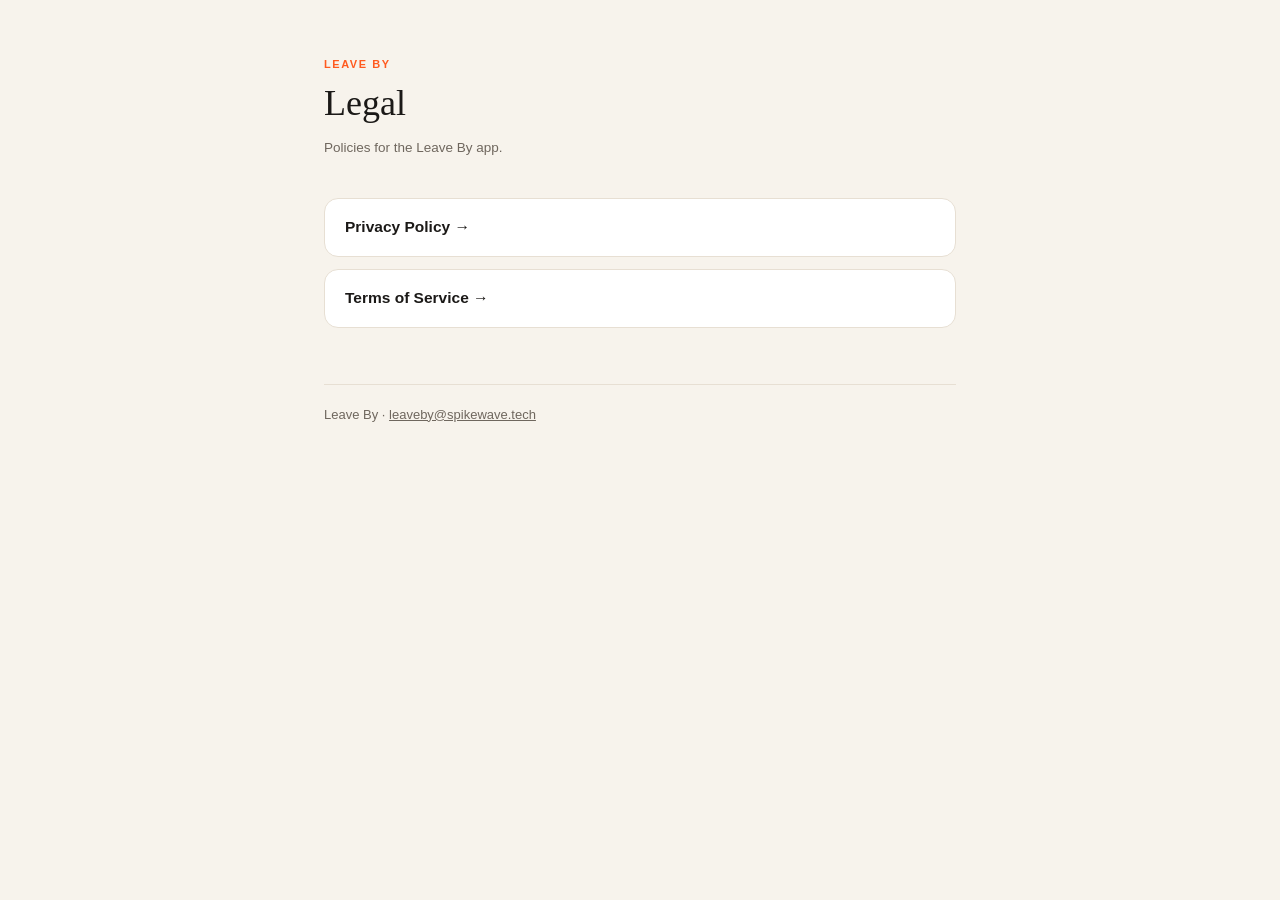
<file: index.html>
<!doctype html>
<html lang="en">
<head>
<meta charset="utf-8">
<meta name="viewport" content="width=device-width, initial-scale=1">
<title>Leave By — Legal</title>
<link rel="stylesheet" href="style.css">
</head>
<body>
<div class="wrap">
  <div class="eyebrow">Leave By</div>
  <h1>Legal</h1>
  <p class="updated">Policies for the Leave By app.</p>

  <div class="index-links">
    <a href="privacy-policy.html">Privacy Policy →</a>
    <a href="terms.html">Terms of Service →</a>
  </div>

  <footer>
    Leave By &middot; <a href="mailto:leaveby@spikewave.tech">leaveby@spikewave.tech</a>
  </footer>
</div>
</body>
</html>
</file>
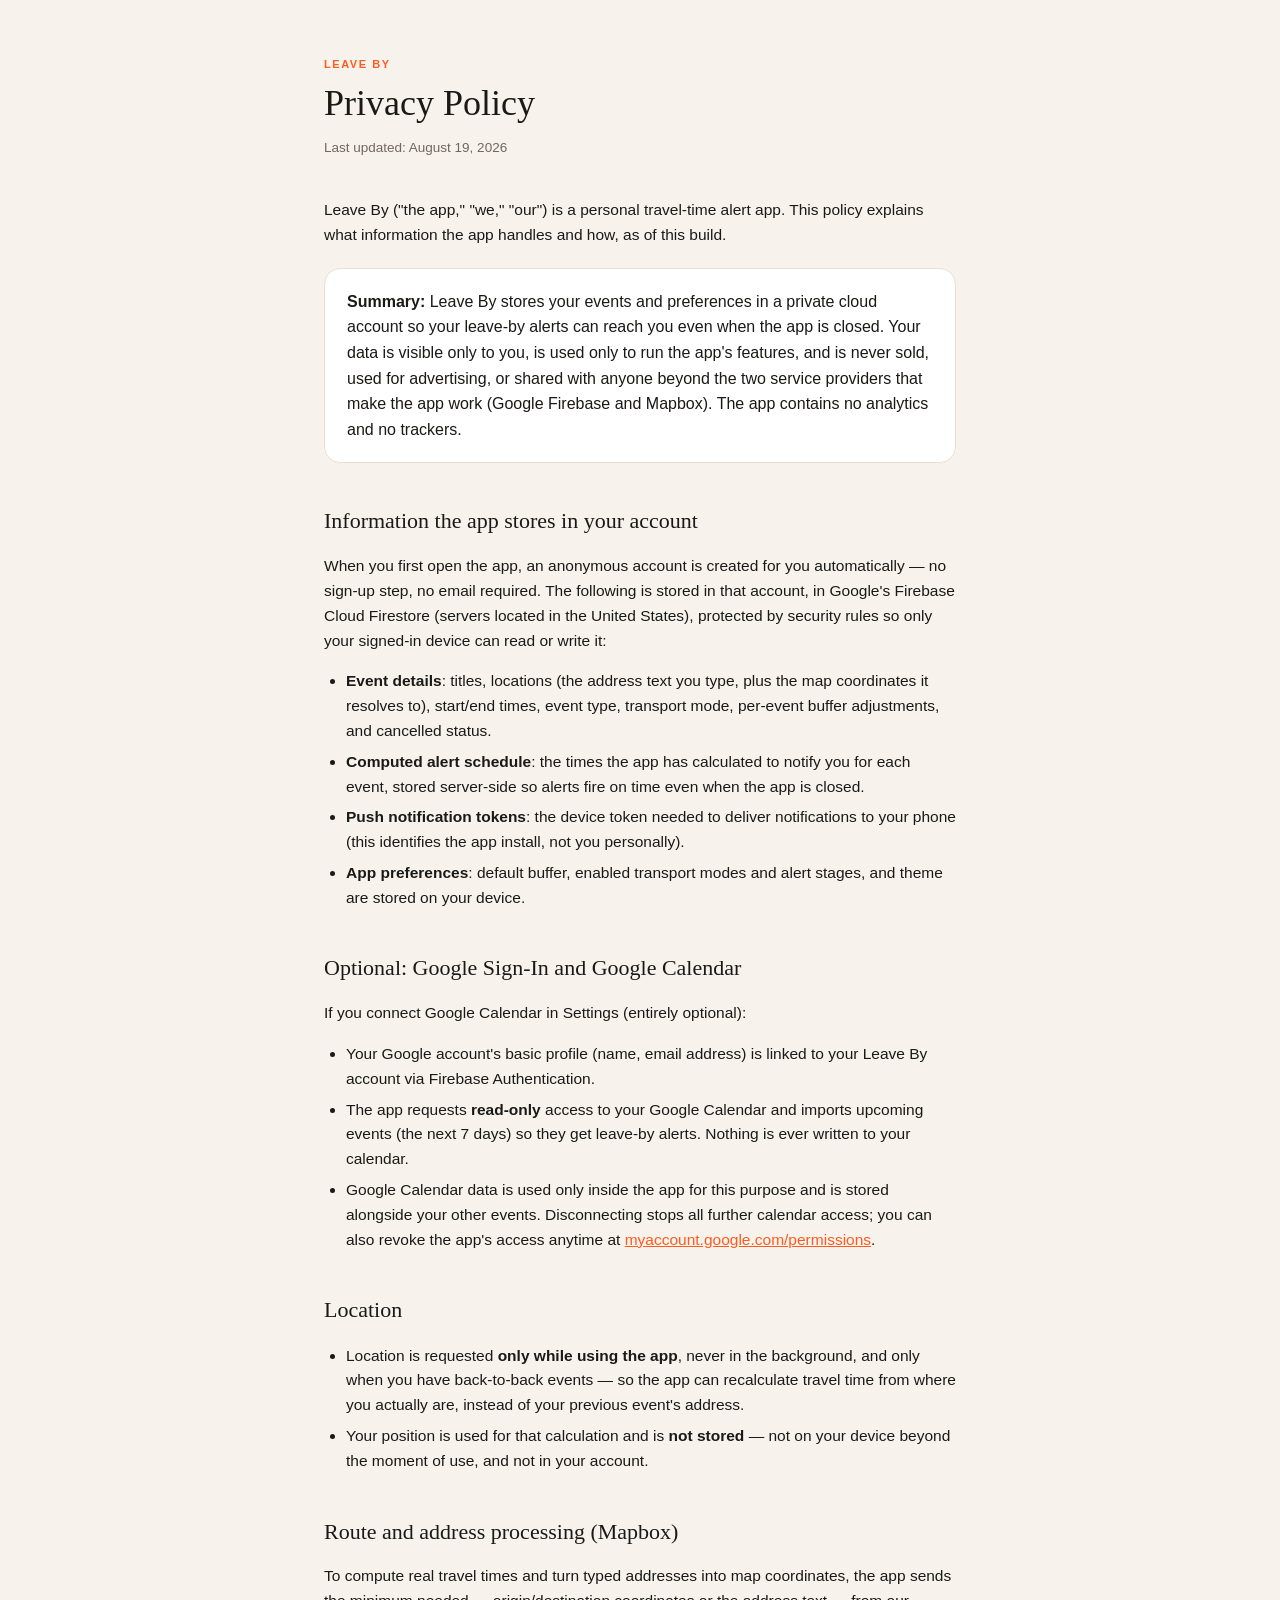
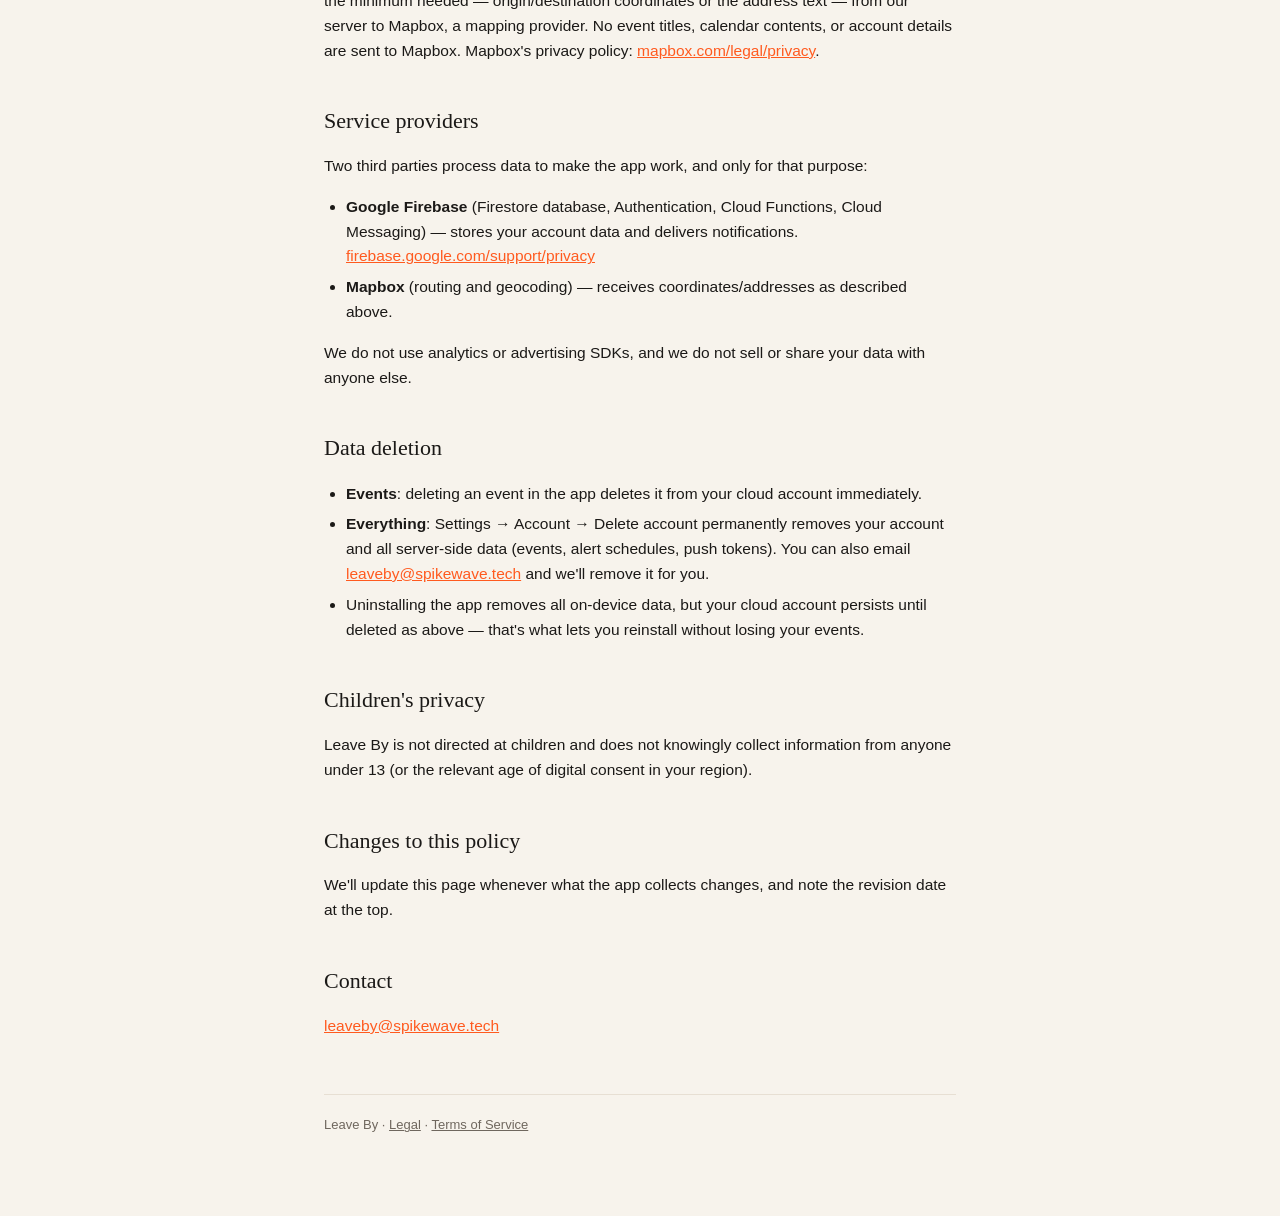
<file: privacy-policy.html>
<!doctype html>
<html lang="en">
<head>
<meta charset="utf-8">
<meta name="viewport" content="width=device-width, initial-scale=1">
<title>Privacy Policy — Leave By</title>
<link rel="stylesheet" href="style.css">
</head>
<body>
<div class="wrap">
  <div class="eyebrow">Leave By</div>
  <h1>Privacy Policy</h1>
  <p class="updated">Last updated: August 19, 2026</p>

  <p>Leave By ("the app," "we," "our") is a personal travel-time alert app. This policy
  explains what information the app handles and how, as of this build.</p>

  <div class="card">
    <strong>Summary:</strong> Leave By stores your events and preferences in a private cloud
    account so your leave-by alerts can reach you even when the app is closed. Your data is
    visible only to you, is used only to run the app's features, and is never sold, used for
    advertising, or shared with anyone beyond the two service providers that make the app
    work (Google Firebase and Mapbox). The app contains no analytics and no trackers.
  </div>

  <h2>Information the app stores in your account</h2>
  <p>When you first open the app, an anonymous account is created for you automatically — no
  sign-up step, no email required. The following is stored in that account, in Google's
  Firebase Cloud Firestore (servers located in the United States), protected by security
  rules so only your signed-in device can read or write it:</p>
  <ul>
    <li><strong>Event details</strong>: titles, locations (the address text you type, plus
    the map coordinates it resolves to), start/end times, event type, transport mode,
    per-event buffer adjustments, and cancelled status.</li>
    <li><strong>Computed alert schedule</strong>: the times the app has calculated to notify
    you for each event, stored server-side so alerts fire on time even when the app is
    closed.</li>
    <li><strong>Push notification tokens</strong>: the device token needed to deliver
    notifications to your phone (this identifies the app install, not you personally).</li>
    <li><strong>App preferences</strong>: default buffer, enabled transport modes and alert
    stages, and theme are stored on your device.</li>
  </ul>

  <h2>Optional: Google Sign-In and Google Calendar</h2>
  <p>If you connect Google Calendar in Settings (entirely optional):</p>
  <ul>
    <li>Your Google account's basic profile (name, email address) is linked to your Leave By
    account via Firebase Authentication.</li>
    <li>The app requests <strong>read-only</strong> access to your Google Calendar and
    imports upcoming events (the next 7 days) so they get leave-by alerts. Nothing is ever
    written to your calendar.</li>
    <li>Google Calendar data is used only inside the app for this purpose and is stored
    alongside your other events. Disconnecting stops all further calendar access; you can
    also revoke the app's access anytime at
    <a href="https://myaccount.google.com/permissions">myaccount.google.com/permissions</a>.</li>
  </ul>

  <h2>Location</h2>
  <ul>
    <li>Location is requested <strong>only while using the app</strong>, never in the
    background, and only when you have back-to-back events — so the app can recalculate
    travel time from where you actually are, instead of your previous event's address.</li>
    <li>Your position is used for that calculation and is <strong>not stored</strong> — not
    on your device beyond the moment of use, and not in your account.</li>
  </ul>

  <h2>Route and address processing (Mapbox)</h2>
  <p>To compute real travel times and turn typed addresses into map coordinates, the app
  sends the minimum needed — origin/destination coordinates or the address text — from our
  server to Mapbox, a mapping provider. No event titles, calendar contents, or account
  details are sent to Mapbox. Mapbox's privacy policy:
  <a href="https://www.mapbox.com/legal/privacy">mapbox.com/legal/privacy</a>.</p>

  <h2>Service providers</h2>
  <p>Two third parties process data to make the app work, and only for that purpose:</p>
  <ul>
    <li><strong>Google Firebase</strong> (Firestore database, Authentication, Cloud
    Functions, Cloud Messaging) — stores your account data and delivers notifications.
    <a href="https://firebase.google.com/support/privacy">firebase.google.com/support/privacy</a></li>
    <li><strong>Mapbox</strong> (routing and geocoding) — receives coordinates/addresses as
    described above.</li>
  </ul>
  <p>We do not use analytics or advertising SDKs, and we do not sell or share your data with
  anyone else.</p>

  <h2>Data deletion</h2>
  <ul>
    <li><strong>Events</strong>: deleting an event in the app deletes it from your cloud
    account immediately.</li>
    <li><strong>Everything</strong>: Settings → Account → Delete account permanently removes
    your account and all server-side data (events, alert schedules, push tokens). You can
    also email <a href="mailto:leaveby@spikewave.tech">leaveby@spikewave.tech</a> and we'll
    remove it for you.</li>
    <li>Uninstalling the app removes all on-device data, but your cloud account persists
    until deleted as above — that's what lets you reinstall without losing your events.</li>
  </ul>

  <h2>Children's privacy</h2>
  <p>Leave By is not directed at children and does not knowingly collect information from
  anyone under 13 (or the relevant age of digital consent in your region).</p>

  <h2>Changes to this policy</h2>
  <p>We'll update this page whenever what the app collects changes, and note the revision date
  at the top.</p>

  <h2>Contact</h2>
  <p><a href="mailto:leaveby@spikewave.tech">leaveby@spikewave.tech</a></p>

  <footer>
    Leave By &middot; <a href="index.html">Legal</a> &middot;
    <a href="terms.html">Terms of Service</a>
  </footer>
</div>
</body>
</html>
</file>
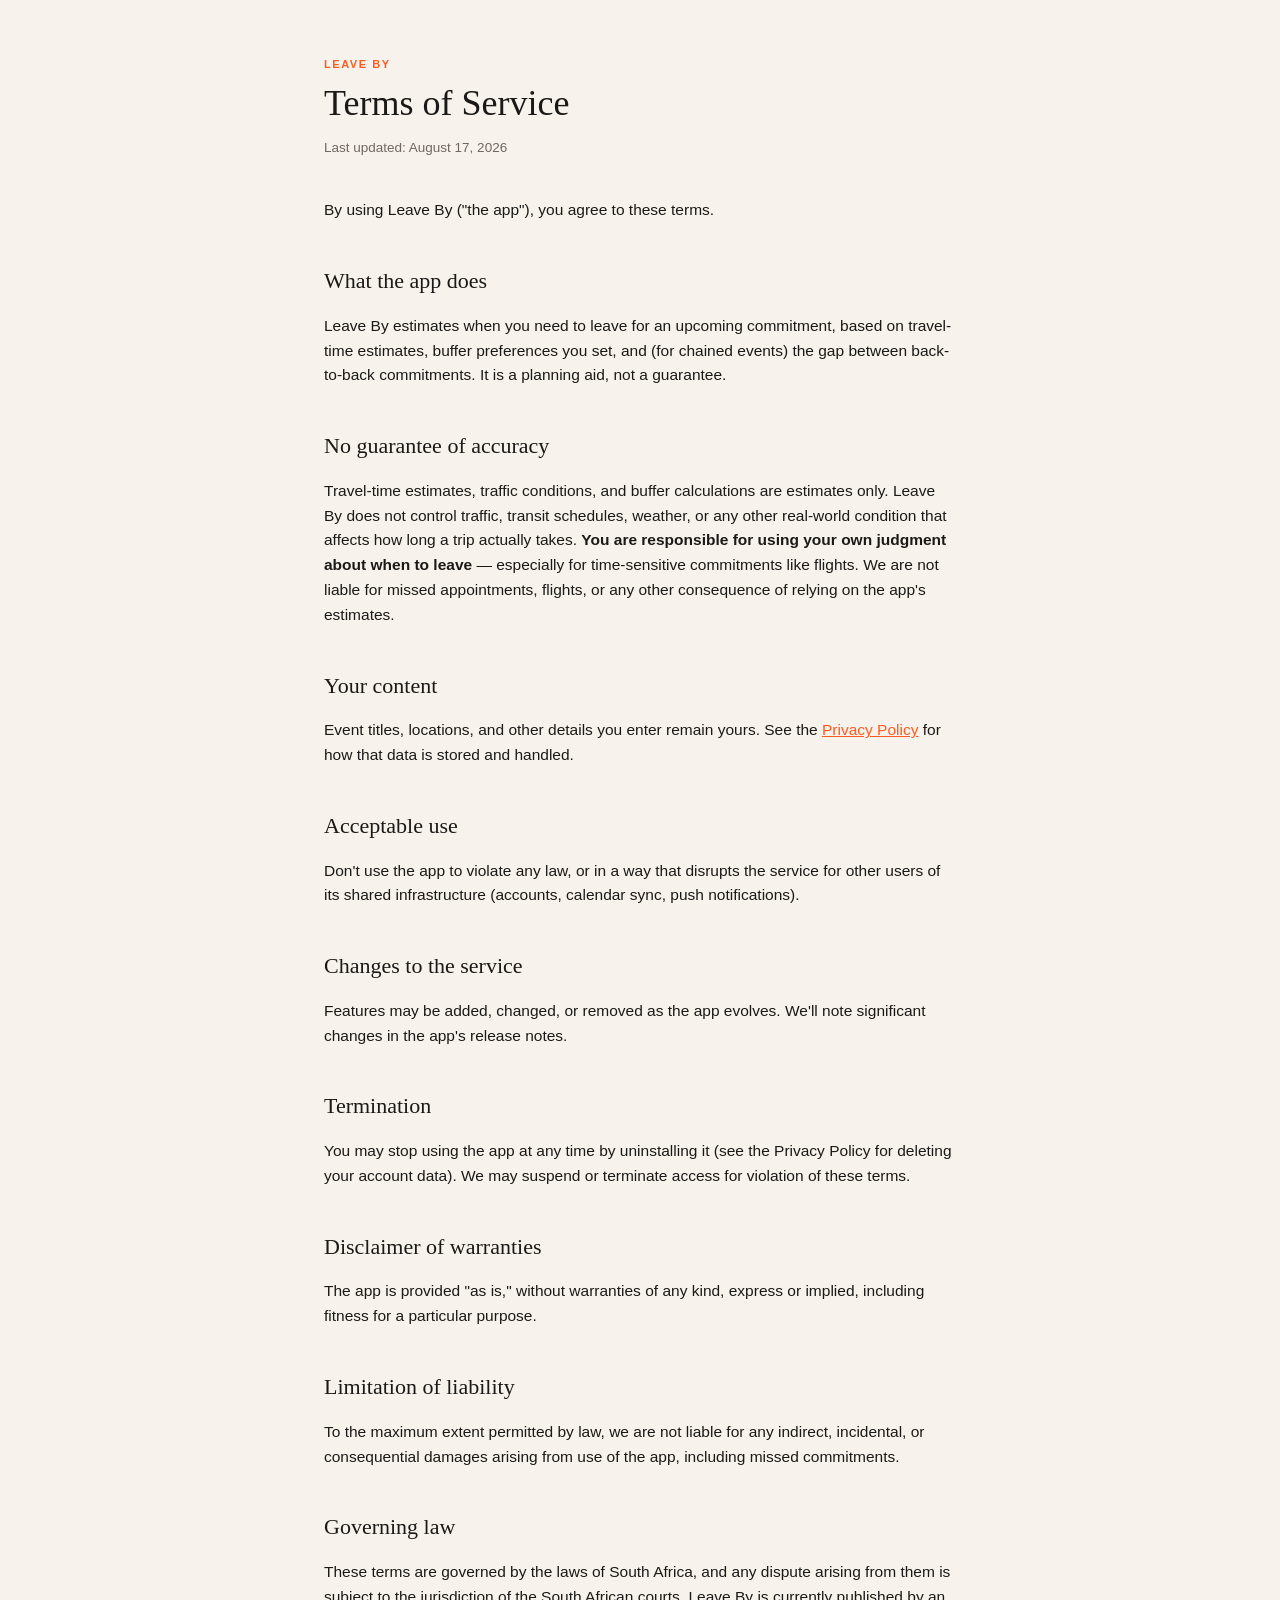
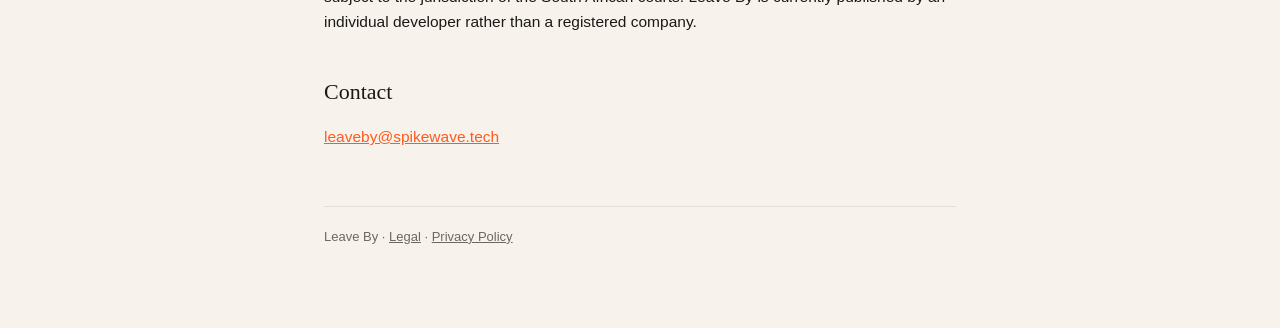
<file: terms.html>
<!doctype html>
<html lang="en">
<head>
<meta charset="utf-8">
<meta name="viewport" content="width=device-width, initial-scale=1">
<title>Terms of Service — Leave By</title>
<link rel="stylesheet" href="style.css">
</head>
<body>
<div class="wrap">
  <div class="eyebrow">Leave By</div>
  <h1>Terms of Service</h1>
  <p class="updated">Last updated: August 17, 2026</p>

  <p>By using Leave By ("the app"), you agree to these terms.</p>

  <h2>What the app does</h2>
  <p>Leave By estimates when you need to leave for an upcoming commitment, based on
  travel-time estimates, buffer preferences you set, and (for chained events) the gap between
  back-to-back commitments. It is a planning aid, not a guarantee.</p>

  <h2>No guarantee of accuracy</h2>
  <p>Travel-time estimates, traffic conditions, and buffer calculations are estimates only.
  Leave By does not control traffic, transit schedules, weather, or any other real-world
  condition that affects how long a trip actually takes. <strong>You are responsible for using
  your own judgment about when to leave</strong> — especially for time-sensitive commitments
  like flights. We are not liable for missed appointments, flights, or any other consequence of
  relying on the app's estimates.</p>

  <h2>Your content</h2>
  <p>Event titles, locations, and other details you enter remain yours. See the
  <a href="privacy-policy.html">Privacy Policy</a> for how that data is stored and handled.</p>

  <h2>Acceptable use</h2>
  <p>Don't use the app to violate any law, or in a way that disrupts the service for other
  users of its shared infrastructure (accounts, calendar sync, push notifications).</p>

  <h2>Changes to the service</h2>
  <p>Features may be added, changed, or removed as the app evolves. We'll note significant
  changes in the app's release notes.</p>

  <h2>Termination</h2>
  <p>You may stop using the app at any time by uninstalling it (see the Privacy Policy for
  deleting your account data). We may suspend or terminate access for violation of these
  terms.</p>

  <h2>Disclaimer of warranties</h2>
  <p>The app is provided "as is," without warranties of any kind, express or implied,
  including fitness for a particular purpose.</p>

  <h2>Limitation of liability</h2>
  <p>To the maximum extent permitted by law, we are not liable for any indirect, incidental,
  or consequential damages arising from use of the app, including missed commitments.</p>

  <h2>Governing law</h2>
  <p>These terms are governed by the laws of South Africa, and any dispute arising from them
  is subject to the jurisdiction of the South African courts. Leave By is currently published
  by an individual developer rather than a registered company.</p>

  <h2>Contact</h2>
  <p><a href="mailto:leaveby@spikewave.tech">leaveby@spikewave.tech</a></p>

  <footer>
    Leave By &middot; <a href="index.html">Legal</a> &middot;
    <a href="privacy-policy.html">Privacy Policy</a>
  </footer>
</div>
</body>
</html>
</file>
<file: style.css>
:root {
  --paper: #F7F3EC;
  --surf: #FFFFFF;
  --ink: #1B1917;
  --mute: #6F675E;
  --line: #E7DFD3;
  --hot: #FF5A1F;
}

* { box-sizing: border-box; }

body {
  margin: 0;
  background: var(--paper);
  color: var(--ink);
  font-family: -apple-system, "Segoe UI", Roboto, sans-serif;
  line-height: 1.6;
  -webkit-font-smoothing: antialiased;
}

.wrap {
  max-width: 680px;
  margin: 0 auto;
  padding: 56px 24px 80px;
}

.eyebrow {
  font-size: 11px;
  font-weight: 700;
  letter-spacing: .14em;
  text-transform: uppercase;
  color: var(--hot);
}

h1 {
  font-family: Georgia, "Iowan Old Style", serif;
  font-weight: 400;
  font-size: 36px;
  line-height: 1.1;
  margin: 10px 0 4px;
}

.updated {
  font-size: 13.5px;
  color: var(--mute);
  margin-bottom: 40px;
}

h2 {
  font-family: Georgia, "Iowan Old Style", serif;
  font-weight: 400;
  font-size: 22px;
  margin: 40px 0 12px;
}

p, li { font-size: 15.5px; color: var(--ink); }

ul { padding-left: 22px; }
li { margin-bottom: 6px; }

a { color: var(--hot); }

strong { font-weight: 600; }

.card {
  background: var(--surf);
  border: 1px solid var(--line);
  border-radius: 16px;
  padding: 20px 22px;
  margin: 20px 0;
}

footer {
  margin-top: 56px;
  padding-top: 20px;
  border-top: 1px solid var(--line);
  font-size: 13px;
  color: var(--mute);
}

footer a { color: var(--mute); }

.index-links {
  display: flex;
  flex-direction: column;
  gap: 12px;
  margin-top: 28px;
}

.index-links a {
  display: block;
  background: var(--surf);
  border: 1px solid var(--line);
  border-radius: 14px;
  padding: 16px 20px;
  text-decoration: none;
  color: var(--ink);
  font-weight: 600;
  font-size: 15.5px;
}

.index-links a:hover { border-color: var(--hot); }
</file>
